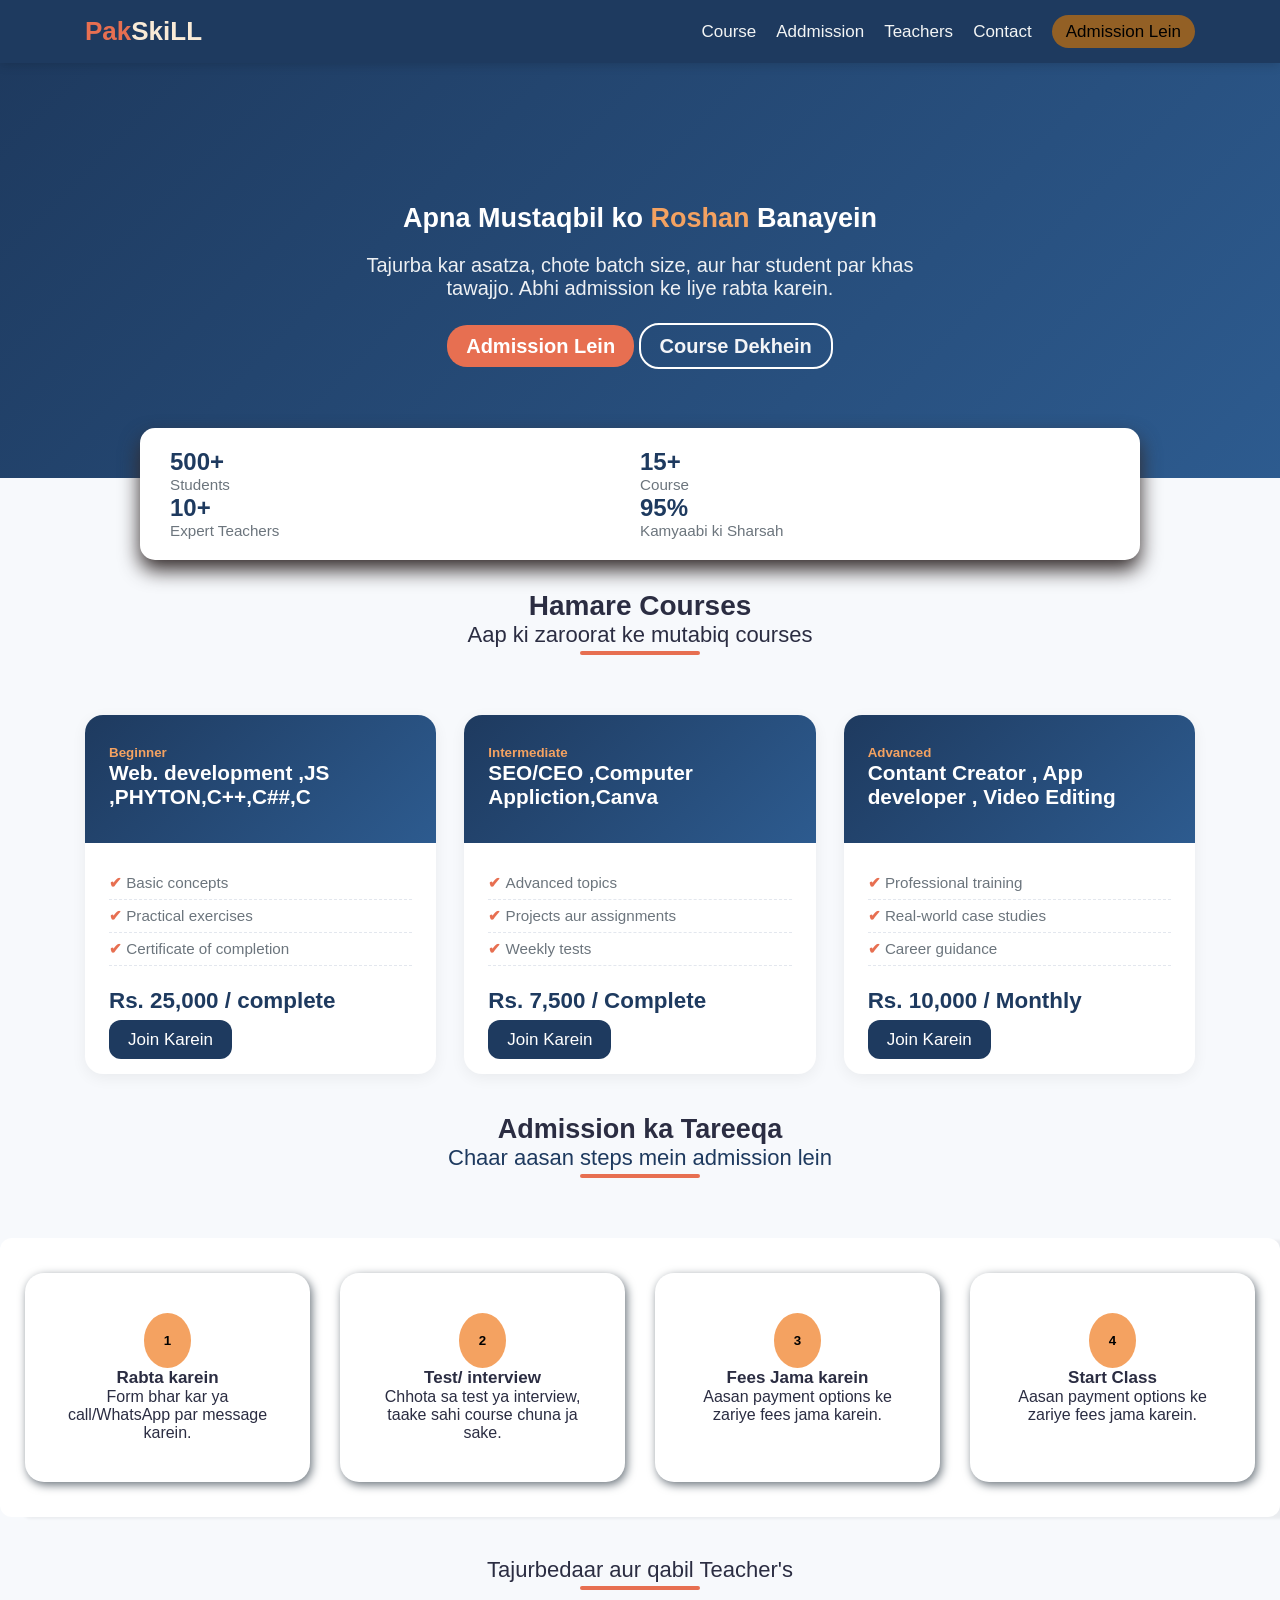
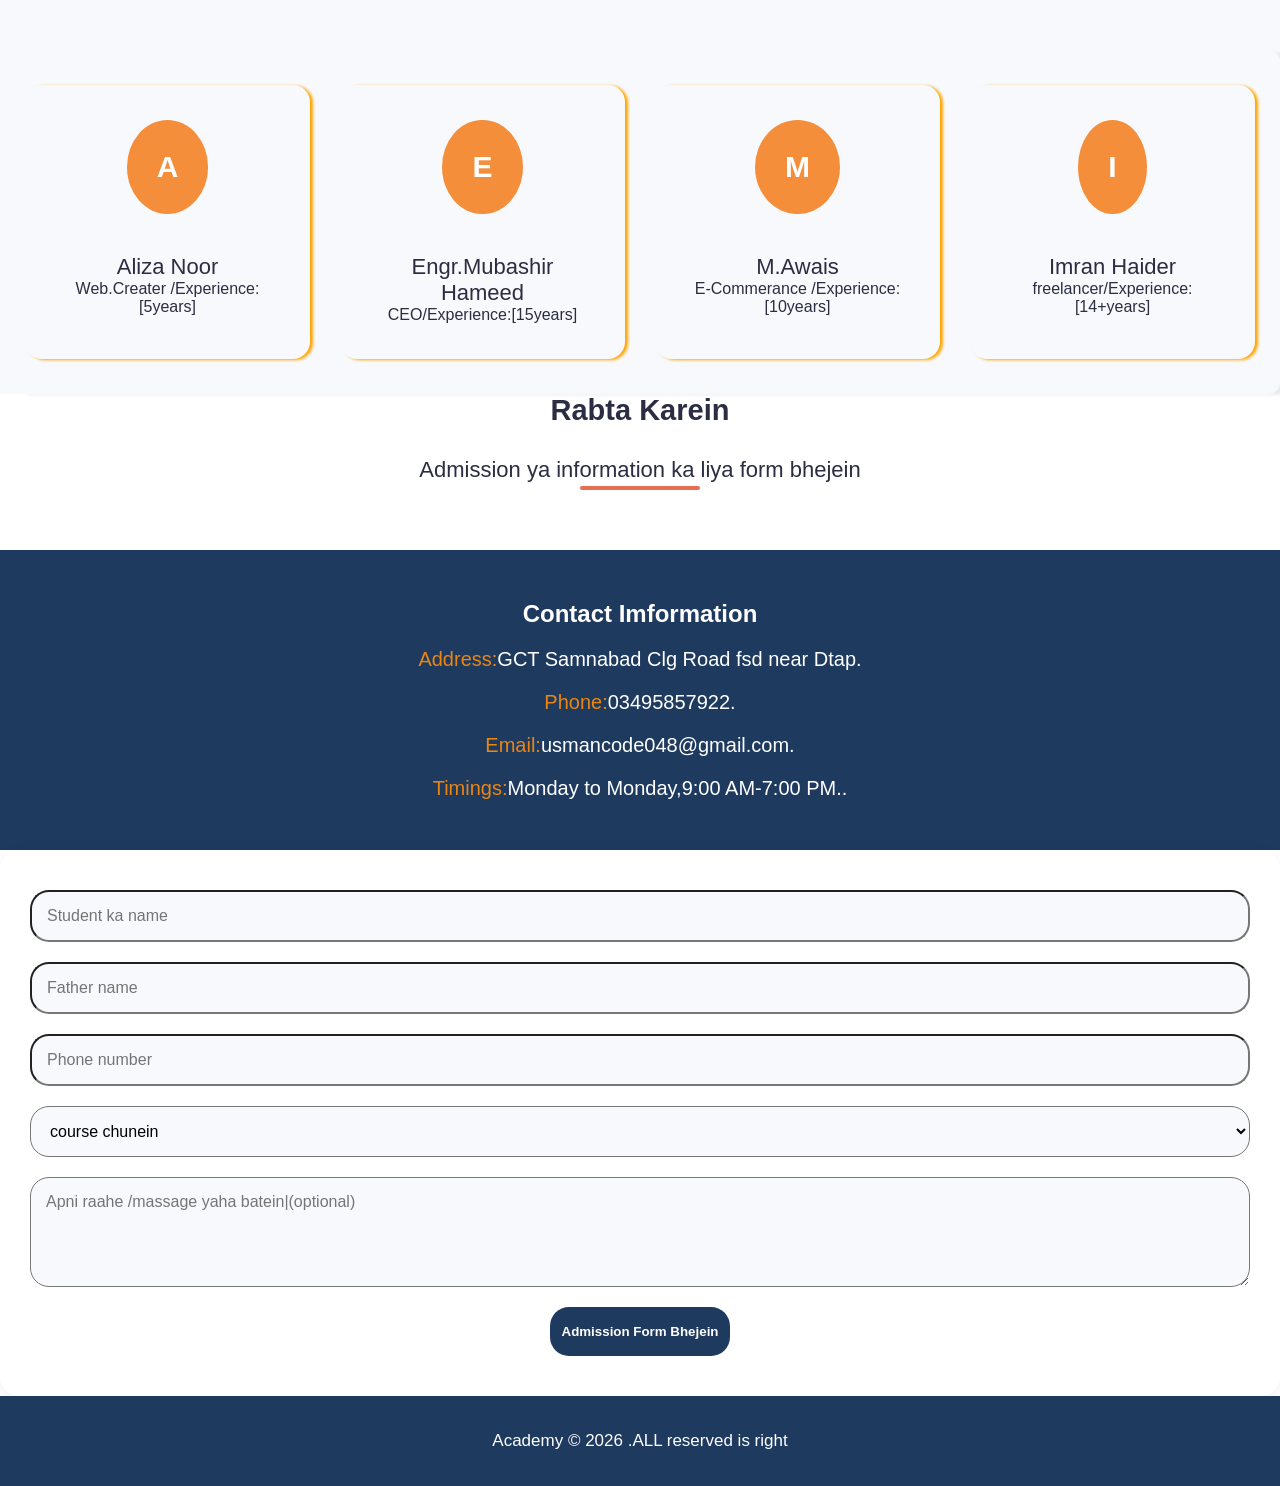
<file: index.html>
<!DOCTYPE html>
<html lang="en">
<head>
    <meta charset="UTF-8">
    <meta name="viewport" content="width=device-width, initial-scale=1.0">
    <title>Document</title>
     <link rel="stylesheet" href="Academy.css">
</head>
<body>
    <nav>
        <div class="nav-inner">
           <div class="logo">Pak<span>SkiLL</span></div>
           <ul>
            <li><a href="#courses">Course</a></li>
            <li><a href="#Admission">Addmission</a></li>
            <li><a href="#Teachers">Teachers</a></li>
            <li><a href="#Contact">Contact</a></li>
            <li><a href="#Contact" class="nav-btn">Admission Lein</a></li>
           </ul>
                </div>
    </nav>
    <div class="hero">
        <h2>Apna Mustaqbil ko <span> Roshan</span> Banayein</h2>
        <p>Tajurba kar asatza, chote batch size, aur har student par khas tawajjo. Abhi admission ke liye rabta karein.</p>
        <a href="#Contact" class="btn btn-primary">Admission Lein</a>
        <a href="#Course" class="btn-in">Course Dekhein</a>
    </div>
    <div class="stats">
     <div><strong>500+</strong><span>Students</span></div>
        <div><strong>15+</strong><span>Course</span></div>
           <div><strong>10+</strong><span>Expert Teachers</span></div>
              <div><strong>95%</strong><span>Kamyaabi ki Sharsah</span></div>
    </div>
  <section id="courses">
    <div class="container">
      <div class="section-title">
        <h2>Hamare Courses</h2>
        <p>Aap ki zaroorat ke mutabiq courses</p>
        <div class="under"></div>
      </div>
      <div class="courses-grid">
        <div class="course">
          <div class="course-head">
            <small>Beginner</small>
            <h3>Web. development ,JS ,PHYTON,C++,C##,C</h3>
          </div>
          <div class="course-body">
            <ul>
              <li>Basic concepts</li>
              <li>Practical exercises</li>
              <li>Certificate of completion</li>
            </ul>
            <div class="price">Rs. 25,000 / complete</div>
            <a href="#contact" class="btn">Join Karein</a>
          </div>
        </div>
        <div class="course">
          <div class="course-head">
            <small>Intermediate</small>
            <h3>SEO/CEO ,Computer Appliction,Canva</h3>
          </div>
          <div class="course-body">
            <ul>
              <li>Advanced topics</li>
              <li>Projects aur assignments</li>
              <li>Weekly tests</li>
            </ul>
            <div class="price">Rs. 7,500 / Complete</div>
            <a href="#contact" class="btn">Join Karein</a>
          </div>
        </div>
        <div class="course">
          <div class="course-head">
            <small>Advanced</small>
            <h3>Contant Creator , App developer , Video Editing</h3>
          </div>
          <div class="course-body">
            <ul>
              <li>Professional training</li>
              <li>Real-world case studies</li>
              <li>Career guidance</li>
            </ul>
            <div class="price">Rs. 10,000 / Monthly</div>
            <a href="#contact" class="btn">Join Karein</a>
          </div>
        </div>
      </div>
    </div>
    </section>
<section id="Admission" class="admission"style="baackground:#eef2f7;">
<div class="head">
    <h3>Admission ka Tareeqa</h3>
    <p>Chaar aasan steps mein admission lein</p>
    <div class="under"></div>
</div>
<div class="step">
<div class="box-head">
    <button>1</button>
    <p class="para">Rabta karein</p class="para">
    <p>Form bhar kar ya call/WhatsApp par message karein.</p>
</div>
<div class="box-head">
    <button>2</button>
    <p class="para">Test/ interview</p>
    <p>Chhota sa test ya interview, taake sahi course chuna ja sake.</p>
</div>
<div class="box-head">
    <button>3</button>
    <p class="para">Fees Jama karein</p class="para">
    <p>Aasan payment options ke zariye fees jama karein.</p>

</div>
<div class="box-head">
    <button>4</button>
    <p class="para">Start Class</p>
    <p>Aasan payment options ke zariye fees jama karein.</p>
</div>
</div>
</section>
<section id="Teachers" class="Teacher">
    <p class="para">Tajurbedaar aur qabil Teacher's</p>
    <div class="under"></div>
    <div class="teacex">
    <div class="teach">
    <button>A</button>
    <p class="para">Aliza Noor</p>
    <p>Web.Creater /Experience:[5years]</p>
    </div>
     <div class="teach">
    <button>E</button>
    <p class="para">Engr.Mubashir Hameed</p>
    <p>CEO/Experience:[15years]</p>
    </div>
     <div class="teach">
    <button>M</button>
    <p class="para">M.Awais</p>
    <p>E-Commerance /Experience:[10years]</p>
    </div>
     <div class="teach">
    <button>I</button>
    <p class="para">Imran Haider</p>
    <p>freelancer/Experience:[14+years]</p>
    </div>
    </div>
</section>
<section id="Contact" class="Contact">
    <h3>Rabta Karein</h3>
    <p class="para">Admission ya information ka liya form bhejein</p>
    <div class="under"></div>
    <div class="cont-card">
        <h2>Contact Imformation</h2>
        <p><span>Address:</span>GCT Samnabad Clg Road fsd near Dtap.</p>
        <p><span>Phone:</span>03495857922.</p>
        <p><span>Email:</span>usmancode048@gmail.com.</p>
        <p><span>Timings:</span>Monday to Monday,9:00 AM-7:00 PM..</p>
    </div>
<form onsubmit="event.preventDefault();alert(`Shukriya! Hum jald apsy rabta karein ge.`) ;this.reset();">
    <input type="text" placeholder="Student ka name" required>
    <input type="text" placeholder="Father name ">
    <input type="text" placeholder="Phone number" required>

    <select required>
        <option value=""> course chunein</option>
        <option>DAE</option>
        <option>Web.Design</option>
        <option>Education</option>
        <option>CEO</option>
        <option>Other skill</option>
    </select>
    <textarea placeholder="Apni raahe /massage yaha batein|(optional)"></textarea>
    <button class="btn-last">Admission Form Bhejein</button>
</form>
</section>
<footer>
    <p>Academy  &copy;  2026 .ALL reserved is right</p>
</footer>
<script>
  let box=document.querySelector(".btn-last").addEventListener("click",()=>{
  document.querySelector(".btn-last").innerHTML="Thank you your Information check <b>Please wait </b>"
  })
</script>
</body>
</html>
</file>
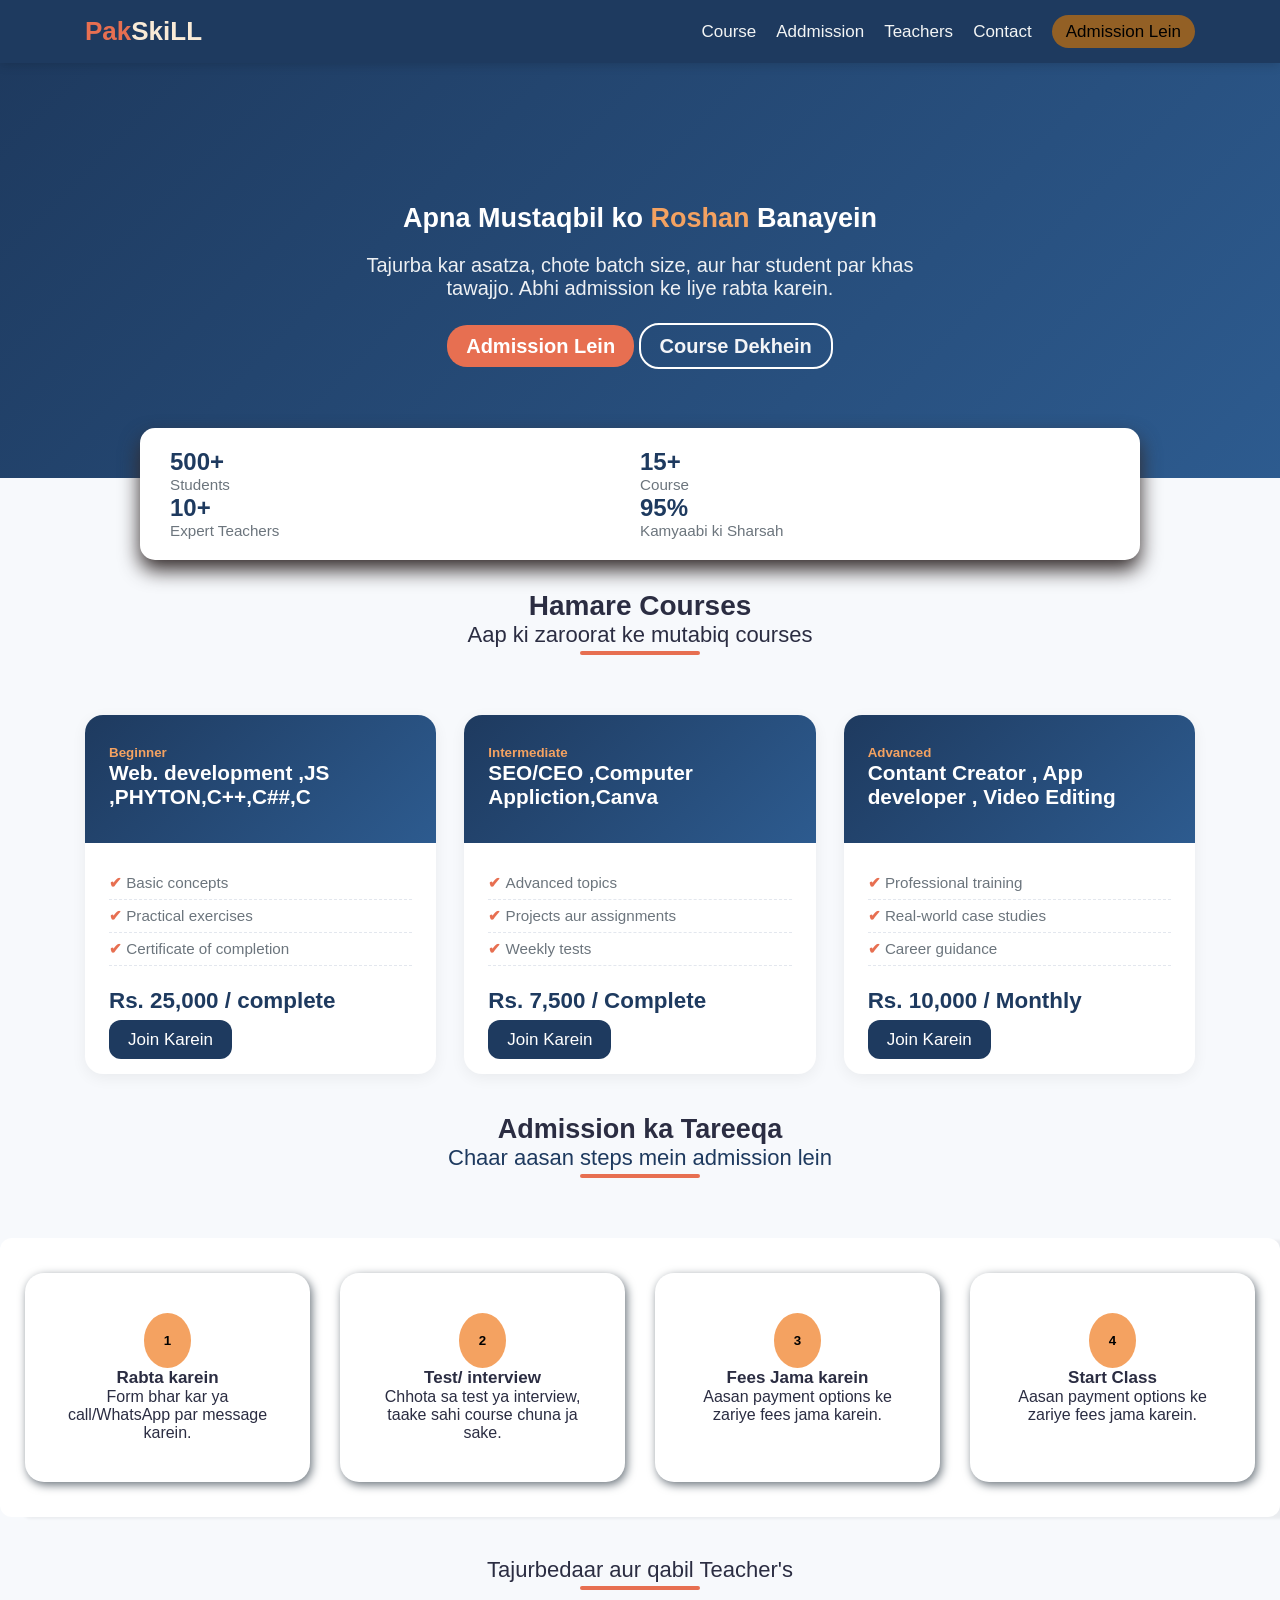
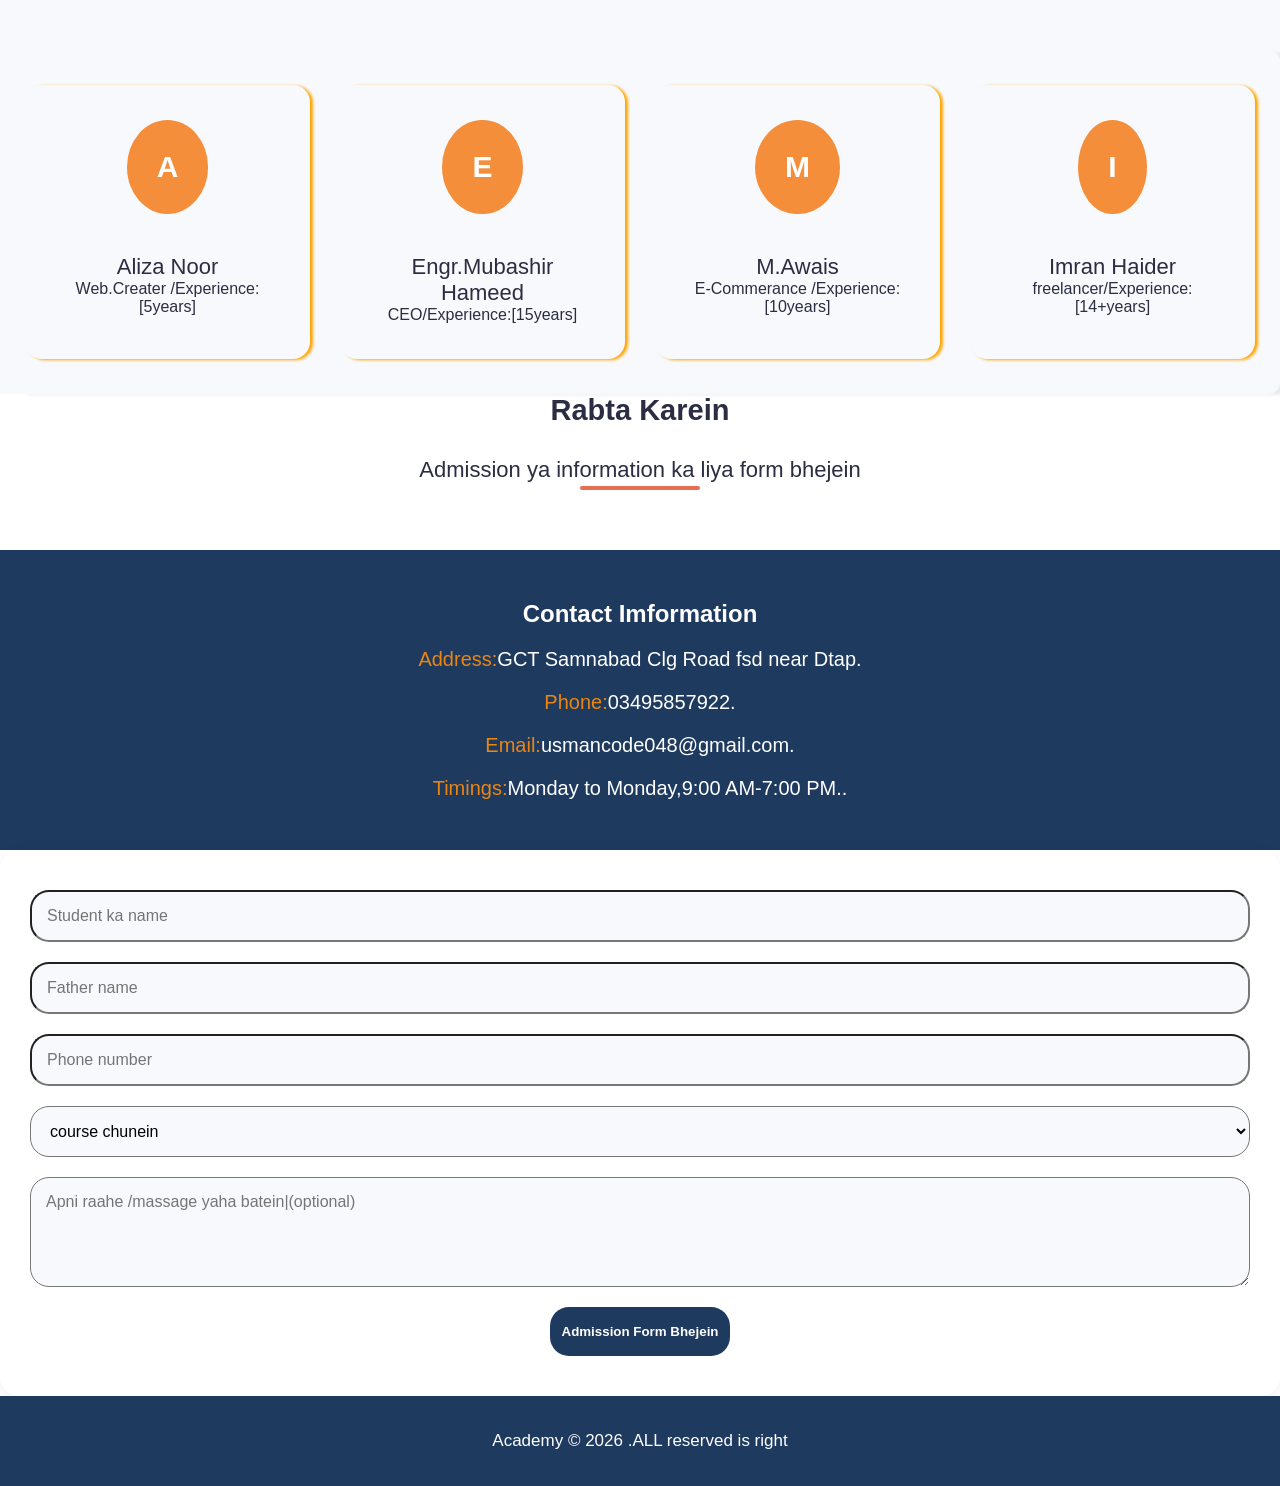
<file: write.html>
<!DOCTYPE html>
<html lang="en">
<head>
    <meta charset="UTF-8">
    <meta name="viewport" content="width=device-width, initial-scale=1.0">
    <title>Document</title>
     <link rel="stylesheet" href="Academy.css">
</head>
<body>
    <nav>
        <div class="nav-inner">
           <div class="logo">Pak<span>SkiLL</span></div>
           <ul>
            <li><a href="#courses">Course</a></li>
            <li><a href="#Admission">Addmission</a></li>
            <li><a href="#Teachers">Teachers</a></li>
            <li><a href="#Contact">Contact</a></li>
            <li><a href="#Contact" class="nav-btn">Admission Lein</a></li>
           </ul>
                </div>
    </nav>
    <div class="hero">
        <h2>Apna Mustaqbil ko <span> Roshan</span> Banayein</h2>
        <p>Tajurba kar asatza, chote batch size, aur har student par khas tawajjo. Abhi admission ke liye rabta karein.</p>
        <a href="#Contact" class="btn btn-primary">Admission Lein</a>
        <a href="#Course" class="btn-in">Course Dekhein</a>
    </div>
    <div class="stats">
     <div><strong>500+</strong><span>Students</span></div>
        <div><strong>15+</strong><span>Course</span></div>
           <div><strong>10+</strong><span>Expert Teachers</span></div>
              <div><strong>95%</strong><span>Kamyaabi ki Sharsah</span></div>
    </div>
  <section id="courses">
    <div class="container">
      <div class="section-title">
        <h2>Hamare Courses</h2>
        <p>Aap ki zaroorat ke mutabiq courses</p>
        <div class="under"></div>
      </div>
      <div class="courses-grid">
        <div class="course">
          <div class="course-head">
            <small>Beginner</small>
            <h3>Web. development ,JS ,PHYTON,C++,C##,C</h3>
          </div>
          <div class="course-body">
            <ul>
              <li>Basic concepts</li>
              <li>Practical exercises</li>
              <li>Certificate of completion</li>
            </ul>
            <div class="price">Rs. 25,000 / complete</div>
            <a href="#contact" class="btn">Join Karein</a>
          </div>
        </div>
        <div class="course">
          <div class="course-head">
            <small>Intermediate</small>
            <h3>SEO/CEO ,Computer Appliction,Canva</h3>
          </div>
          <div class="course-body">
            <ul>
              <li>Advanced topics</li>
              <li>Projects aur assignments</li>
              <li>Weekly tests</li>
            </ul>
            <div class="price">Rs. 7,500 / Complete</div>
            <a href="#contact" class="btn">Join Karein</a>
          </div>
        </div>
        <div class="course">
          <div class="course-head">
            <small>Advanced</small>
            <h3>Contant Creator , App developer , Video Editing</h3>
          </div>
          <div class="course-body">
            <ul>
              <li>Professional training</li>
              <li>Real-world case studies</li>
              <li>Career guidance</li>
            </ul>
            <div class="price">Rs. 10,000 / Monthly</div>
            <a href="#contact" class="btn">Join Karein</a>
          </div>
        </div>
      </div>
    </div>
    </section>
<section id="Admission" class="admission"style="baackground:#eef2f7;">
<div class="head">
    <h3>Admission ka Tareeqa</h3>
    <p>Chaar aasan steps mein admission lein</p>
    <div class="under"></div>
</div>
<div class="step">
<div class="box-head">
    <button>1</button>
    <p class="para">Rabta karein</p class="para">
    <p>Form bhar kar ya call/WhatsApp par message karein.</p>
</div>
<div class="box-head">
    <button>2</button>
    <p class="para">Test/ interview</p>
    <p>Chhota sa test ya interview, taake sahi course chuna ja sake.</p>
</div>
<div class="box-head">
    <button>3</button>
    <p class="para">Fees Jama karein</p class="para">
    <p>Aasan payment options ke zariye fees jama karein.</p>

</div>
<div class="box-head">
    <button>4</button>
    <p class="para">Start Class</p>
    <p>Aasan payment options ke zariye fees jama karein.</p>
</div>
</div>
</section>
<section id="Teachers" class="Teacher">
    <p class="para">Tajurbedaar aur qabil Teacher's</p>
    <div class="under"></div>
    <div class="teacex">
    <div class="teach">
    <button>A</button>
    <p class="para">Aliza Noor</p>
    <p>Web.Creater /Experience:[5years]</p>
    </div>
     <div class="teach">
    <button>E</button>
    <p class="para">Engr.Mubashir Hameed</p>
    <p>CEO/Experience:[15years]</p>
    </div>
     <div class="teach">
    <button>M</button>
    <p class="para">M.Awais</p>
    <p>E-Commerance /Experience:[10years]</p>
    </div>
     <div class="teach">
    <button>I</button>
    <p class="para">Imran Haider</p>
    <p>freelancer/Experience:[14+years]</p>
    </div>
    </div>
</section>
<section id="Contact" class="Contact">
    <h3>Rabta Karein</h3>
    <p class="para">Admission ya information ka liya form bhejein</p>
    <div class="under"></div>
    <div class="cont-card">
        <h2>Contact Imformation</h2>
        <p><span>Address:</span>GCT Samnabad Clg Road fsd near Dtap.</p>
        <p><span>Phone:</span>03495857922.</p>
        <p><span>Email:</span>usmancode048@gmail.com.</p>
        <p><span>Timings:</span>Monday to Monday,9:00 AM-7:00 PM..</p>
    </div>
<form onsubmit="event.preventDefault();alert(`Shukriya! Hum jald apsy rabta karein ge.`) ;this.reset();">
    <input type="text" placeholder="Student ka name" required>
    <input type="text" placeholder="Father name ">
    <input type="text" placeholder="Phone number" required>

    <select required>
        <option value=""> course chunein</option>
        <option>DAE</option>
        <option>Web.Design</option>
        <option>Education</option>
        <option>CEO</option>
        <option>Other skill</option>
    </select>
    <textarea placeholder="Apni raahe /massage yaha batein|(optional)"></textarea>
    <button class="btn-last">Admission Form Bhejein</button>
</form>
</section>
<footer>
    <p>Academy  &copy;  2026 .ALL reserved is right</p>
</footer>
<script>
  let box=document.querySelector("btn-last").addEventListener()=>{
  document.querySelector(".btn-last").innerHTML="Thank you your"
  }
</script>
</body>
</html>
</file>
<file: Academy.css>
:root {
      --primary: #1e3a5f;
      --accent: #f4a261;
      --accent-dark: #e76f51;
      --light: #f7f9fc;
      --text: #2b2d42;
      --muted: #6c757d;
      --white: #ffffff;
    }
    *{
    margin: 0;
    padding: 0;box-sizing: border-box;
}
.container{
    max-width: 1150px;
    margin: auto;
    padding: 0 20px;
}
  html { scroll-behavior: smooth; }
body{
     font-family: 'Segoe UI', Arial, sans-serif;
    box-sizing: border-box;
    color: var(--text);
    background-color: var(--light)
}
    a { color: inherit; text-decoration: none; 
    font-size: 17px;}
   nav .nav-inner a:hover{
        color: #e76f51;
        background-color: #a8aaab;
        border-radius: 10px;
    }
    nav .nav-inner .logo{
      color: #e76f51;
      font-size: 26px;
      margin: 0;
        font-weight: bolder;
    }
    nav .nav-inner .logo span{
        color: antiquewhite;
    }
nav{
  position: sticky;
  top: 0;
  background: var(--primary);
  z-index: 100;
  box-shadow: 0 2px 10px rgba(0,0,0,0.15);
}
.nav-inner{
     max-width: 1150px;
  margin: auto;
  display: flex;
  justify-content: space-between;
  align-items: center;
  padding: 16px 20px;
  gap: 15px;
}
nav .nav-inner ul{
    display: flex;
       list-style: none;
       flex-wrap: wrap;
       gap: 20px;
    color: rgb(243, 245, 245);
}
.nav-inner .nav-btn{
    background-color: #936025;
    padding: 7px 14px;
    color: black;
    font-size: 17px;
    border-radius: 17px;
    /* border: 2px solid rgb(154, 159, 159); */
    border: none;
}
.nav-btn:hover{
    background-color: #f7f5f3;
    border: none;
    transform:scaleX(2.9)
}
.hero{
         background: linear-gradient(135deg, var(--primary) 0%, #2d5b8f 100%);
          color: var(--white);
    text-align: center;
    padding: 120px 0px;
}
.hero h2 span{
    color: var(--accent);
}
.hero h2{
    font-size: 27px;
    padding: 20px 0px;

}
.hero p{
    max-width: 620px;
    margin: 0 auto 35px;
      font-size: 20px;
      opacity: 0.92;
}
.hero .btn-primary{
    font-size: 20px;
     font-weight: bolder;
    background-color: #e76f51;
    padding: 10px 19px;
    border-radius: 20px;
    border: none;
    transition:transform 0.50s, background 0.05s;
}
.hero .btn-primary:hover{
  background-color: #f7f5f3;
  box-shadow: 15px 10px 10px var(--muted);
  color: black;
  transform: scale(1.2);
}
.hero .btn-in{
    font-size: 20px;
     font-weight: bolder;
    padding: 10px 19px;
    color: #f3f4f7;
    border-radius: 20px;
    transition: transform 0.25s, background 0.3s;
    border: 2px solid white;
}
.hero .btn-in:hover{
    background-color: #e28067;
    transform:scale(1.2);
    border: none;
    box-shadow: 20px 10px 30px ;
}
.stats{
    max-width: 1000px;
    margin: -50px auto 30px ;
    align-items: center;
    background-color:var(--white);
    display: grid;
    grid-template-columns: 1fr 1fr;
    padding: 20px 30px;
    border-radius: 15px;
    position: relative;
    box-shadow: 0px 10px 20px rgb(51, 43, 43);
}
.stats div strong{
    display: block;
    font-size: 1.5rem;
    color: var(--primary);
}
.stats div span{
        color: var(--muted);
    font-size: 0.95rem;
}
.card-2{
    margin-top: 40px;
          color: var(--primary);
    text-align: center;
    padding: 10px 0px;
}
.card-2 p{
    max-width: 620px;
    margin: 0 auto 35px;
      font-size: 20px;
      opacity: 0.92;
}
.courses-grid {
      display: grid;
      grid-template-columns: repeat(auto-fit, minmax(270px, 1fr));
      gap: 28px;
      margin-bottom: 40px;
    }
    .course {
      background: var(--white);
      border-radius: 18px;
      overflow: hidden;
      box-shadow: 0 4px 15px rgba(0,0,0,0.06);
      transition: transform 0.3s, box-shadow 0.3s;
    }
    .course:hover { transform: translateY(-8px); box-shadow: 0 14px 30px rgba(0,0,0,0.12); }
    .course-head {
      background: linear-gradient(135deg, var(--primary), #2d5b8f);
      color: var(--white);
      padding: 28px 24px;
    }
    .course-head h3 { font-size: 1.3rem; margin-bottom: 6px; }
    .course-head small { color: var(--accent); font-weight: 700; }
    .course-body { padding: 24px; }
    .course-body ul { list-style: none; margin-bottom: 22px; }
    .course-body li {
      padding: 7px 0;
      border-bottom: 1px dashed #e3e7ee;
      color: var(--muted);
      font-size: 0.95rem;
    }
    .course-body li::before { content: "✔ "; color: var(--accent-dark); font-weight: bold; }
    .course-body .price { font-size: 1.4rem; font-weight: 800; color: var(--primary); margin-bottom: 16px; }
    .course-body .btn {margin: auto;padding: 10px 19px ; width: 100%; text-align: center; background: var(--primary); color: var(--white); border-radius: 12px; }
    .course-body .btn:hover { background: var(--accent-dark); color:var(--primary)}
    #courses .container .section-title h2{
         text-align: center;
         font-size: 28px;
         color: var(--text);
    }
       #courses .container .section-title p{
         text-align: center;
         font-size: 22px;
         color: var(--text);
    }
.under{
        border-bottom: 4px solid var(--accent-dark);
        border-radius: 20px;
        max-width:120px;
      margin: 3px auto 60px ;
    }
    .admission .head h3{
        text-align: center;
        font-size: 27px;
        color:var(--text);
        margin-top: 30px;
    }
    .admission .head p{
        text-align: center;
        font-size: 22px;
        color: var(--primary);
        /* margin: 0px auto 60px; */
    }
    .step{
    display: grid;
    grid-template-columns: repeat(auto-fill,minmax(230px,1fr));
    gap: 30px;
    background-color: var(--white);
    padding: 35px 25px;
    border-radius: 12px;
    box-shadow: 20px 2px 3px rgba(0,0,0,0.05);
    text-align: center;
    position: relative;
    }
    .step .box-head{
        gap: 30px;
        border-radius: 19px;
        box-shadow: 2px 3px 10px var(--muted) ;
        padding: 40px 30px;

    }
    .step .box-head:hover{
        transform: scalex(1.13);
        transform: skewX(-5deg);
        box-shadow: 3px 5px 20px var(--primary);
    }
  .step .para{
    font-size: 17px;
    font-weight: bold;
  }
     .box-head button{
        background-color:var(--accent);
        padding: 20px 20px;
        border: none;
        font-weight: bold;
        border-radius: 50%;
    }
    .Teacher .para{
        text-align: center;
        font-size: 22px;
        margin-top: 40px;
        color: var(--text);
    }
    .teacex{
          display: grid;
    grid-template-columns: repeat(auto-fill,minmax(230px,1fr));
    gap: 30px;
    padding: 35px 25px;
    border-radius: 12px;
    box-shadow: 20px 2px 3px rgba(0,0,0,0.05);
    text-align: center;
    position: relative;
    }
    .teacex .teach{
        gap: 30px;
        padding: 35px 30px ;
        gap: 30px;
          transition: all;
        transition-duration: 4s;
        transition-timing-function: ease-out;
        transition-delay: 0s;
        box-shadow: 3px 1px 3px orange;
        border-radius: 17px;
    }
    .teacex .teach:hover{
        transform: scale(0.6);
    }
    .teacex .teach button{
        padding: 30px;
        border-radius: 50%;
        font-size: 30px;
        transition: all;
        transition-duration: 0.3s;
        transition-timing-function: ease-out;
        transition-delay: 0s;
            color: var(--white);
            font-weight: bolder;
            background:rgb(244, 142, 58);
            border: none;
    }
    .teacex .teach .para{
        font-size: 22px;;
        color:(--primary)
    }
    .teacex .teach button:hover{
        transform: rotate(360deg);
    }
    .Contact{
        background-color: var(--white);
        text-align: center;

    }
    .Contact h3{
       align-items: center;
       margin: auto;
       font-size: 29px;
       color: var(--text);
       margin-bottom: 30px;
    }
    .Contact .para{
        font-size: 22px;
    }
    .cont-card{
        background-color: var(--primary);
        color: var(--white);
        padding: 50px 30px;
        
    }
    .cont-card p{
        font-size: 20px;
        margin-top: 20px;

    }
    .cont-card span{
        color: #ea8511;
           margin-bottom: px;
    }
    form{
        display: flex;
        flex-direction: column;
        padding: 40px 30px;
        background: var(--white);
        border-radius: 19px;
        box-shadow: 0 4px 18px rgba(0,0,0,0.06);
        gap: 20px;

    }
    input,textarea,select{
        padding:15px;
        border-radius: 19px;
        font-size: 1rem;
        font-family: inherit;
        background: var(--light);
    }
    input:focus, textarea:focus, select:focus{
        outline: none;
        border-color: var(--accent);
    }
    textarea{
        min-height: 110px;
        resize: vertical;

    }
    form .btn-last{
        padding: 17px 10px;
        width: 180px;
        margin: auto;
        border-radius: 19px;
        background-color: var(--primary);
        border: none;
        color: var(--white);
        transition: all 0.2s ease-out 0s;
        font-weight: bold;
    }

    form .btn-last:hover{
        background-color: var(--accent-dark);
        box-shadow: 2px 10px 10px var(--accent);
        transform: scale(01.02);
        
    }
    footer{
        background-color: var(--primary);
        padding: 35px 20px;
        color: var(--white);
        font-size: 17px;
        text-align: center;
    }
    @media (max-width: 900px) {
  .hero { padding: 90px 20px; }
  .stats { margin: -50px 20px 60px; }
}

/* Mobile */
@media (max-width: 600px) {
  .nav-inner { flex-direction: column; padding: 12px 15px; }
  nav .nav-inner ul { justify-content: center; gap: 10px 14px; }
  nav a { font-size: 15px; }
  .nav-btn:hover { transform: none; }

  .hero { padding: 60px 15px; }
  .hero h2 { font-size: 22px; }
  .hero p { font-size: 16px; margin-bottom: 25px; }
  .hero .btn-primary,
  .hero .btn-in {
    display: inline-block;
    font-size: 16px;
    margin: 6px 0;
  }

  .stats { gap: 15px; margin: -30px 15px 50px; padding: 15px; }

  .container { padding: 0 15px; }
  .courses-grid { grid-template-columns: 1fr; }
  #courses .container .section-title h2 { font-size: 22px; }
  #courses .container .section-title p { font-size: 17px; }

  .admission .head h3 { font-size: 22px; }
  .admission .head p { font-size: 17px; }
  .step { grid-template-columns: 1fr; padding: 20px 15px; }
  .step .box-head { padding: 25px 20px; }

  .Teacher .para { font-size: 19px; }
  .teacex { grid-template-columns: 1fr; padding: 20px 15px; }
  .teacex .teach:hover { transform: none; }

  .Contact h3 { font-size: 23px; }
  .cont-card { padding: 30px 15px; }
  .cont-card p { font-size: 16px; }
  form { padding: 25px 15px; }
  form .btn-last { width: 100%; }
  footer { font-size: 14px; }
}
</file>
